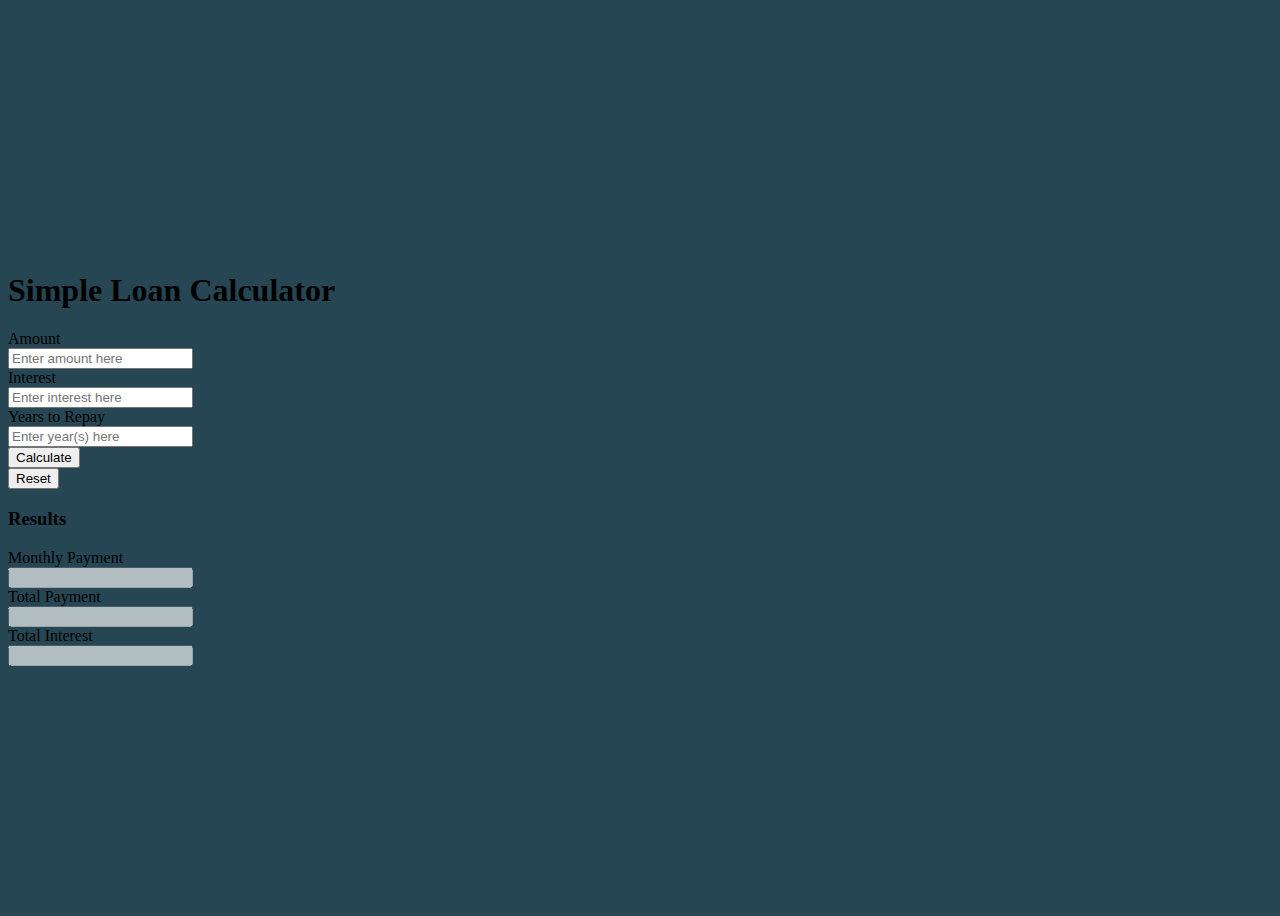
<file: loan-calculator/index.html>
<!DOCTYPE html>
<html lang="en">
  <head>
    <meta charset="UTF-8" />
    <meta
      name="viewport"
      content="width=device-width, initial-scale=1, shrink-to-fit=no"
    />
    <title>Simple Loan Calculator</title>
    <link rel="icon" type="image/x-icon" href="favicon.ico" />
    <link
      rel="stylesheet"
      href="https://cdnjs.cloudflare.com/ajax/libs/font-awesome/5.15.1/css/all.min.css"
      integrity="sha512-+4zCK9k+qNFUR5X+cKL9EIR+ZOhtIloNl9GIKS57V1MyNsYpYcUrUeQc9vNfzsWfV28IaLL3i96P9sdNyeRssA=="
      crossorigin="anonymous"
    />
    <link
      rel="stylesheet"
      href="https://cdn.jsdelivr.net/npm/bootstrap@4.5.3/dist/css/bootstrap.min.css"
      integrity="sha384-TX8t27EcRE3e/ihU7zmQxVncDAy5uIKz4rEkgIXeMed4M0jlfIDPvg6uqKI2xXr2"
      crossorigin="anonymous"
    />
    <link rel="stylesheet" href="style.css" />

    <script
      defer
      src="https://code.jquery.com/jquery-3.5.1.slim.min.js"
      integrity="sha384-DfXdz2htPH0lsSSs5nCTpuj/zy4C+OGpamoFVy38MVBnE+IbbVYUew+OrCXaRkfj"
      crossorigin="anonymous"
    ></script>
    <script
      defer
      src="https://cdn.jsdelivr.net/npm/bootstrap@4.5.3/dist/js/bootstrap.bundle.min.js"
      integrity="sha384-ho+j7jyWK8fNQe+A12Hb8AhRq26LrZ/JpcUGGOn+Y7RsweNrtN/tE3MoK7ZeZDyx"
      crossorigin="anonymous"
    ></script>
    <script defer src="main.js"></script>
  </head>
  <body>
    <div class="container">
      <div class="row">
        <div class="col-sm-12 col-md-6 mx-auto">
          <h1 class="text-center text-white">Simple Loan Calculator</h1>
        </div>
      </div>
      <div class="row">
        <div class="col-sm-12 col-md-6 mx-auto mt-2">
          <div class="card">
            <div class="card-body">
              <form id="loan-form">
                <div class="row">
                  <div class="col-sm-12">
                    <div class="input-group mb-3">
                      <div class="input-group-prepend">
                        <span class="input-group-text" id="amount-descriptor"
                          ><i class="fas fa-dollar-sign mr-2"></i> Amount</span
                        >
                      </div>
                      <input
                        id="amount"
                        type="number"
                        class="form-control"
                        placeholder="Enter amount here"
                        aria-label="Amount"
                        aria-describedby="amount-descriptor"
                      />
                    </div>
                  </div>
                  <div class="col-sm-12">
                    <div class="input-group mb-3">
                      <div class="input-group-prepend">
                        <span class="input-group-text" id="interest-descriptor"
                          ><i class="fas fa-percentage mr-2"></i> Interest</span
                        >
                      </div>
                      <input
                        id="interest"
                        type="number"
                        class="form-control"
                        placeholder="Enter interest here"
                        aria-label="Amount"
                        aria-describedby="interest-descriptor"
                      />
                    </div>
                  </div>
                  <div class="col-sm-12">
                    <div class="input-group mb-3">
                      <div class="input-group-prepend">
                        <span
                          class="input-group-text"
                          id="years-to-repay-descriptor"
                        >
                          <i class="far fa-calendar-alt mr-2"></i> Years to
                          Repay
                        </span>
                      </div>
                      <input
                        id="years-to-repay"
                        type="number"
                        class="form-control"
                        placeholder="Enter year(s) here"
                        aria-label="Amount"
                        aria-describedby="years-to-repay-descriptor"
                      />
                    </div>
                  </div>
                  <div class="col-sm-12 col-md-6">
                    <button class="btn btn-primary btn-block" type="submit">
                      <i class="fas fa-calculator mr-2"></i>Calculate
                    </button>
                  </div>
                  <div class="col-sm-12 col-md-6">
                    <button class="btn btn-danger btn-block" type="reset">
                      <i class="fas fa-undo mr-2"></i>Reset
                    </button>
                  </div>
                </div>
              </form>
              <section id="loader" class="my-5">
                <div class="lds-ellipsis">
                  <div></div>
                  <div></div>
                  <div></div>
                  <div></div>
                </div>
              </section>
              <section id="results-container" class="mt-3">
                <div class="row">
                  <div class="col-sm-12">
                    <h3 class="text-center">Results</h3>
                  </div>
                </div>
                <div class="row">
                  <div class="col-sm-12">
                    <div class="input-group mb-3">
                      <div class="input-group-prepend">
                        <span
                          class="input-group-text"
                          id="monthly-payment-descriptor"
                          ><i class="fas fa-dollar-sign mr-2"></i> Monthly
                          Payment</span
                        >
                      </div>
                      <input
                        id="monthly-payment"
                        type="text"
                        class="form-control"
                        aria-label="Monthly Payment"
                        aria-describedby="monthly-payment-descriptor"
                        disabled
                      />
                    </div>
                  </div>
                  <div class="col-sm-12">
                    <div class="input-group mb-3">
                      <div class="input-group-prepend">
                        <span
                          class="input-group-text"
                          id="total-payment-descriptor"
                          ><i class="fas fa-dollar-sign mr-2"></i> Total
                          Payment</span
                        >
                      </div>
                      <input
                        id="total-payment"
                        type="text"
                        class="form-control"
                        aria-label="Total Payment"
                        aria-describedby="total-payment-descriptor"
                        disabled
                      />
                    </div>
                  </div>
                  <div class="col-sm-12">
                    <div class="input-group mb-3">
                      <div class="input-group-prepend">
                        <span
                          class="input-group-text"
                          id="total-interest-descriptor"
                          ><i class="fas fa-dollar-sign mr-2"></i> Total
                          Interest</span
                        >
                      </div>
                      <input
                        id="total-interest"
                        type="text"
                        class="form-control"
                        aria-label="Total Interest"
                        aria-describedby="total-interest-descriptor"
                        disabled
                      />
                    </div>
                  </div>
                </div>
              </section>
            </div>
          </div>
        </div>
      </div>
    </div>
  </body>
</html>
</file>
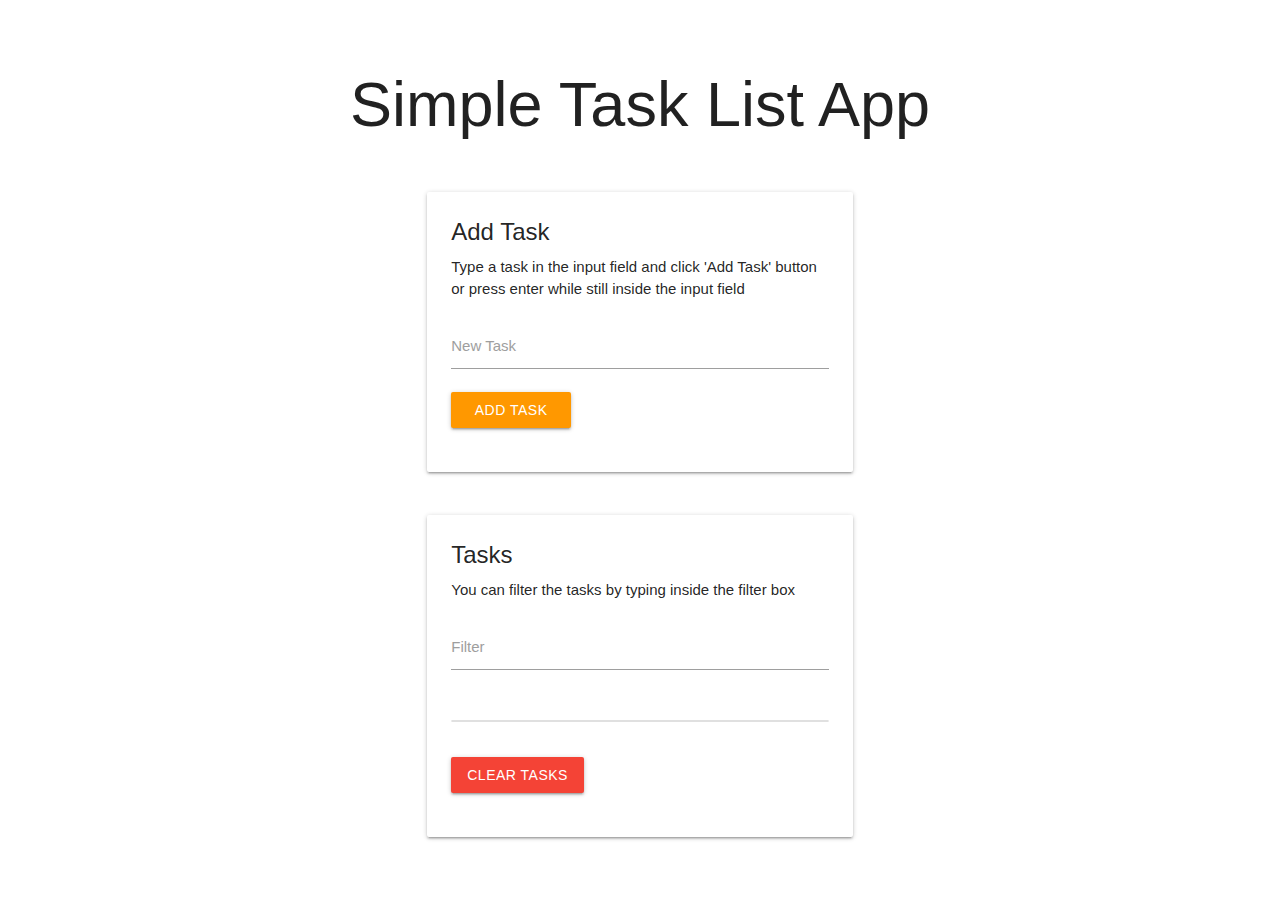
<file: task-list/index.html>
<!DOCTYPE html>
<html lang="en">
  <head>
    <meta charset="UTF-8" />
    <meta name="viewport" content="width=device-width, initial-scale=1.0" />
    <title>Task List</title>
    <link rel="icon" type="image/x-icon" href="favicon.ico" />
    <link
      rel="stylesheet"
      href="https://cdnjs.cloudflare.com/ajax/libs/font-awesome/5.15.1/css/all.min.css"
      integrity="sha512-+4zCK9k+qNFUR5X+cKL9EIR+ZOhtIloNl9GIKS57V1MyNsYpYcUrUeQc9vNfzsWfV28IaLL3i96P9sdNyeRssA=="
      crossorigin="anonymous"
    />
    <link rel="stylesheet" href="https://cdnjs.cloudflare.com/ajax/libs/materialize/1.0.0/css/materialize.min.css">
    <link rel="stylesheet" href="style.css" />

    <script defer src="https://cdnjs.cloudflare.com/ajax/libs/materialize/1.0.0/js/materialize.min.js"></script>
    <script defer src="main.js"></script>
  </head>
  <body>
    <div class="container">
      <div class="row">
        <div class="col s12">
          <h1 class="center-align">Simple Task List App</h1>
        </div>
      </div>
      <div class="row">
        <div class="col s12 m6 offset-m3">
          <div id="main" class="card">
            <div class="card-content">
              <span class="card-title">Add Task</span>
              <p>Type a task in the input field and click 'Add Task' button or press enter while still inside the input field</p>
              <div class="row" style="margin-top: 0.5rem">
                <form id="task-form">
                  <div class="col s12">
                    <div class="input-field">
                      <input type="text" name="task" id="task" />
                      <label for="task">New Task</label>
                    </div>
                  </div>
                  <div class="col s12">
                    <button
                      type="submit"
                      class="btn orange waves-effect waves-light"
                    /><i class="fas fa-plus right"></i> Add Task</button>
                  </div>
                </form>
              </div>
            </div>
          </div>
        </div>
      </div>
      <div class="row">
        <div class="col s12 m6 offset-m3">
          <div class="card">
            <div class="card-content">
              <span class="card-title">Tasks</span>
              <p>You can filter the tasks by typing inside the filter box</p>
              <div class="row" style="margin-top: 0.5rem">
                <div class="col s12">
                  <div class="input-field">
                    <input type="text" name="task-filter" id="task-filter">
                    <label for="task-filter">Filter</label>
                  </div>
                </div>
              </div>
              <div class="row">
                <div class="col s12">
                  <ul id="task-list" class="collection"></ul>
                </div>
              </div>
              <div class="row">
                <div class="col s12">
                  <button class="btn waves-effect red" id="clear-all-tasks">Clear Tasks</button>
                </div>
              </div>
            </div>
          </div>
        </div>
      </div>
    </div>
  </body>
</html>
</file>
<file: loan-calculator/style.css>
body {
  min-height: 100vh;
  display: flex;
  align-items: center;

  background-color: #264653;
}

#loader {
  display: none;
  align-items: center;
  justify-content: center;
}

.lds-ellipsis {
  display: inline-block;
  position: relative;
  width: 80px;
  height: 80px;
}
.lds-ellipsis div {
  position: absolute;
  top: 33px;
  width: 13px;
  height: 13px;
  border-radius: 50%;
  background: #264653;
  animation-timing-function: cubic-bezier(0, 1, 1, 0);
}
.lds-ellipsis div:nth-child(1) {
  left: 8px;
  animation: lds-ellipsis1 0.6s infinite;
}
.lds-ellipsis div:nth-child(2) {
  left: 8px;
  animation: lds-ellipsis2 0.6s infinite;
}
.lds-ellipsis div:nth-child(3) {
  left: 32px;
  animation: lds-ellipsis2 0.6s infinite;
}
.lds-ellipsis div:nth-child(4) {
  left: 56px;
  animation: lds-ellipsis3 0.6s infinite;
}
@keyframes lds-ellipsis1 {
  0% {
    transform: scale(0);
  }
  100% {
    transform: scale(1);
  }
}
@keyframes lds-ellipsis3 {
  0% {
    transform: scale(1);
  }
  100% {
    transform: scale(0);
  }
}
@keyframes lds-ellipsis2 {
  0% {
    transform: translate(0, 0);
  }
  100% {
    transform: translate(24px, 0);
  }
}
</file>
<file: task-list/style.css>
body {
  min-height: 100vh;
  display: flex;
  align-items: center;
}
</file>
